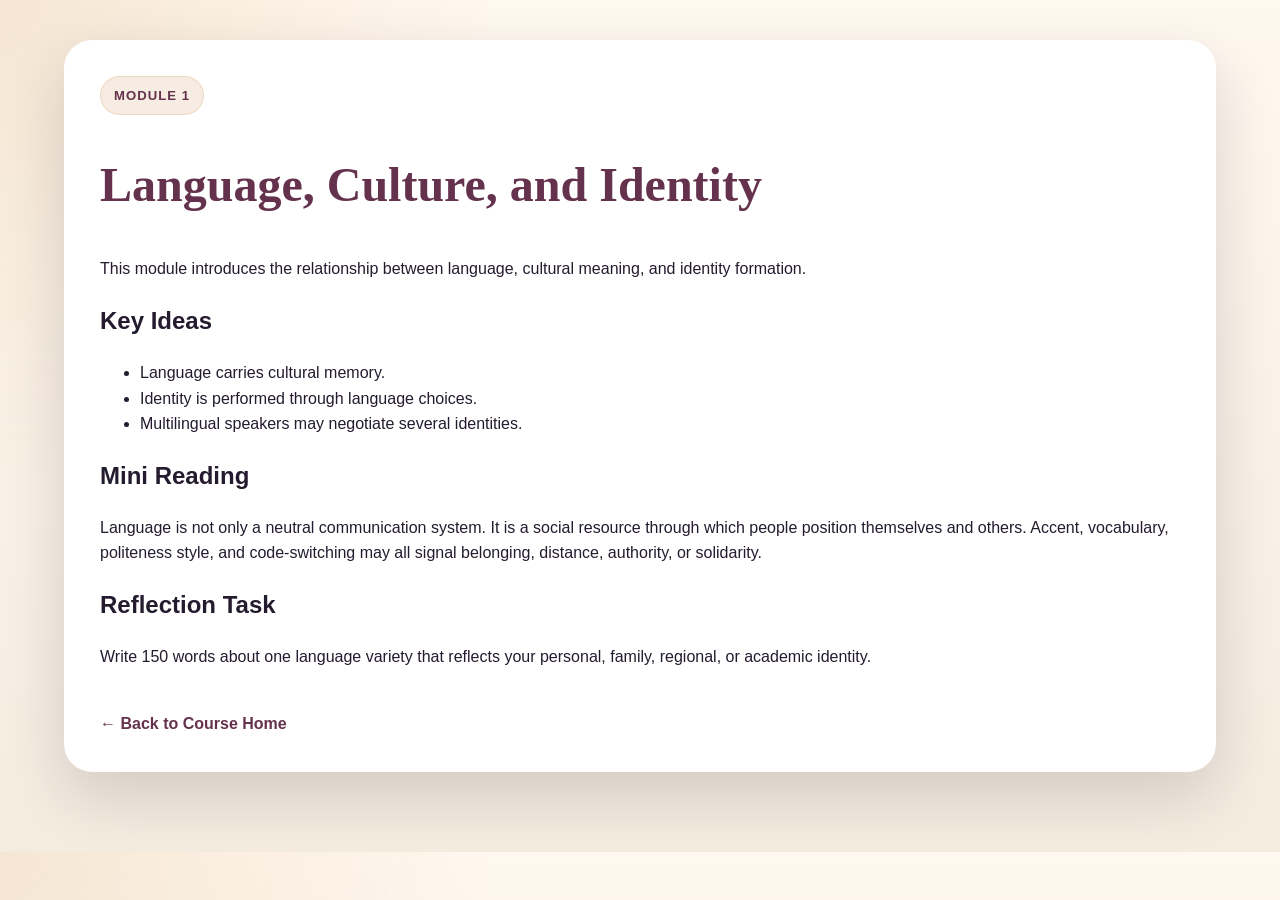
<file: module1.html>
<!DOCTYPE html>
<html lang="en">
<head>
  <meta charset="UTF-8">
  <title>Language, Culture, and Identity</title>
  <link rel="stylesheet" href="../styles.css">
</head>
<body>
  <main class="material-page">
    <div class="content-card">
      <span class="eyebrow dark">Module 1</span>
      <h1>Language, Culture, and Identity</h1>
      <p>This module introduces the relationship between language, cultural meaning, and identity formation.</p>

      <h2>Key Ideas</h2>
      <ul>
        <li>Language carries cultural memory.</li>
        <li>Identity is performed through language choices.</li>
        <li>Multilingual speakers may negotiate several identities.</li>
      </ul>

      <h2>Mini Reading</h2>
      <p>Language is not only a neutral communication system. It is a social resource through which people position themselves and others. Accent, vocabulary, politeness style, and code-switching may all signal belonging, distance, authority, or solidarity.</p>

      <h2>Reflection Task</h2>
      <p>Write 150 words about one language variety that reflects your personal, family, regional, or academic identity.</p>

      <a class="back-link" href="../index.html">← Back to Course Home</a>
    </div>
  </main>
</body>
</html>
</file>
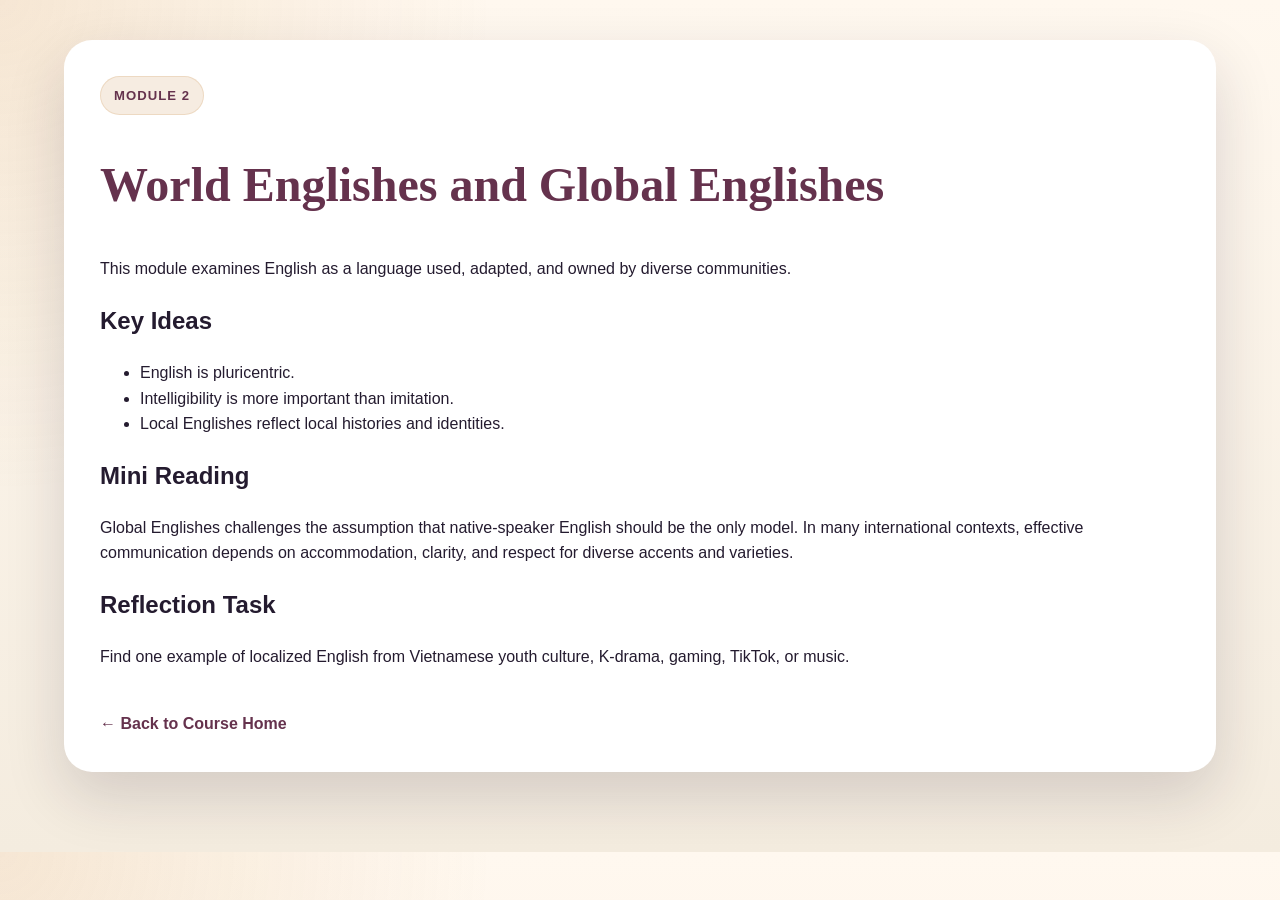
<file: module2.html>
<!DOCTYPE html>
<html lang="en">
<head>
  <meta charset="UTF-8">
  <title>World Englishes and Global Englishes</title>
  <link rel="stylesheet" href="../styles.css">
</head>
<body>
  <main class="material-page">
    <div class="content-card">
      <span class="eyebrow dark">Module 2</span>
      <h1>World Englishes and Global Englishes</h1>
      <p>This module examines English as a language used, adapted, and owned by diverse communities.</p>

      <h2>Key Ideas</h2>
      <ul>
        <li>English is pluricentric.</li>
        <li>Intelligibility is more important than imitation.</li>
        <li>Local Englishes reflect local histories and identities.</li>
      </ul>

      <h2>Mini Reading</h2>
      <p>Global Englishes challenges the assumption that native-speaker English should be the only model. In many international contexts, effective communication depends on accommodation, clarity, and respect for diverse accents and varieties.</p>

      <h2>Reflection Task</h2>
      <p>Find one example of localized English from Vietnamese youth culture, K-drama, gaming, TikTok, or music.</p>

      <a class="back-link" href="../index.html">← Back to Course Home</a>
    </div>
  </main>
</body>
</html>
</file>
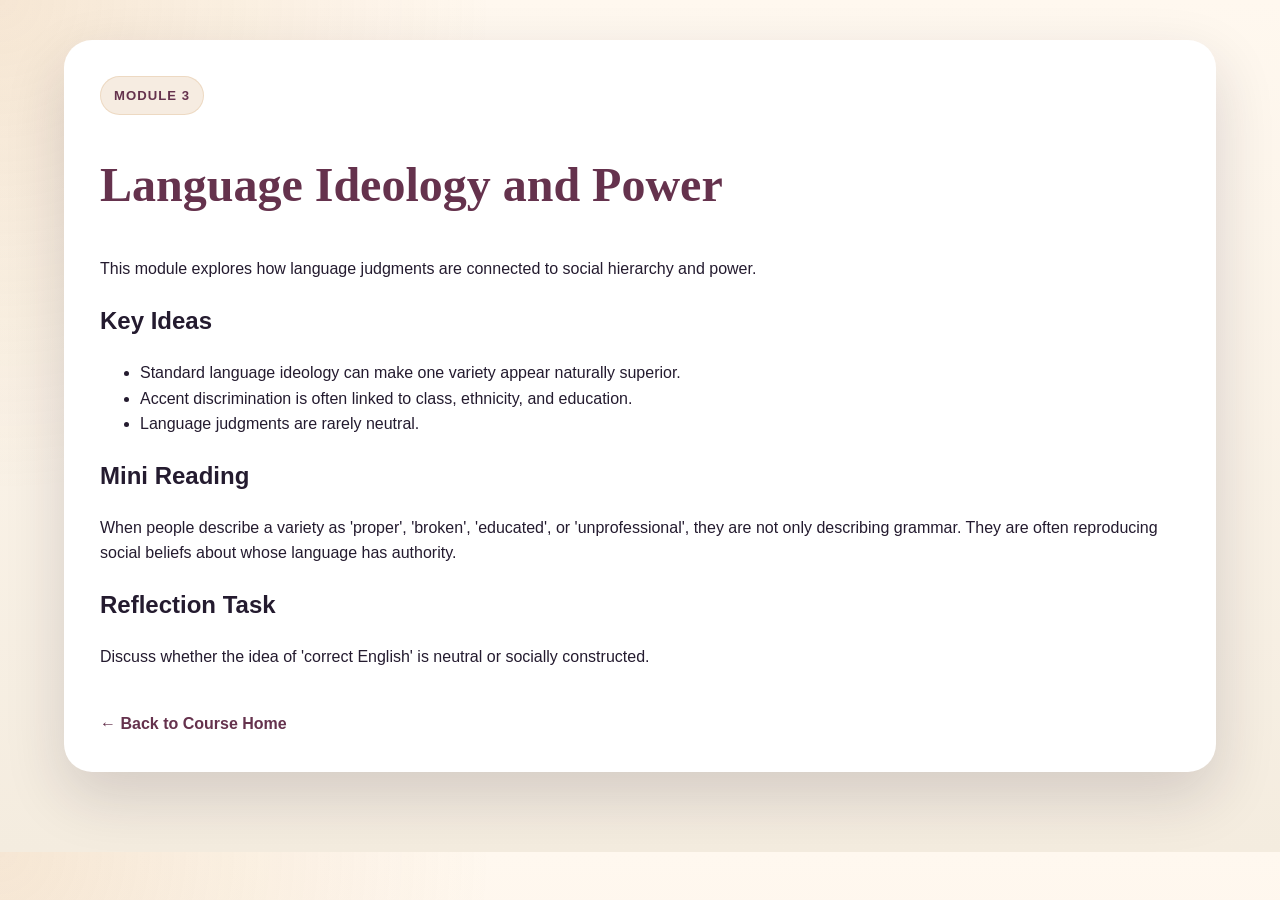
<file: module3.html>
<!DOCTYPE html>
<html lang="en">
<head>
  <meta charset="UTF-8">
  <title>Language Ideology and Power</title>
  <link rel="stylesheet" href="../styles.css">
</head>
<body>
  <main class="material-page">
    <div class="content-card">
      <span class="eyebrow dark">Module 3</span>
      <h1>Language Ideology and Power</h1>
      <p>This module explores how language judgments are connected to social hierarchy and power.</p>

      <h2>Key Ideas</h2>
      <ul>
        <li>Standard language ideology can make one variety appear naturally superior.</li>
        <li>Accent discrimination is often linked to class, ethnicity, and education.</li>
        <li>Language judgments are rarely neutral.</li>
      </ul>

      <h2>Mini Reading</h2>
      <p>When people describe a variety as 'proper', 'broken', 'educated', or 'unprofessional', they are not only describing grammar. They are often reproducing social beliefs about whose language has authority.</p>

      <h2>Reflection Task</h2>
      <p>Discuss whether the idea of 'correct English' is neutral or socially constructed.</p>

      <a class="back-link" href="../index.html">← Back to Course Home</a>
    </div>
  </main>
</body>
</html>
</file>
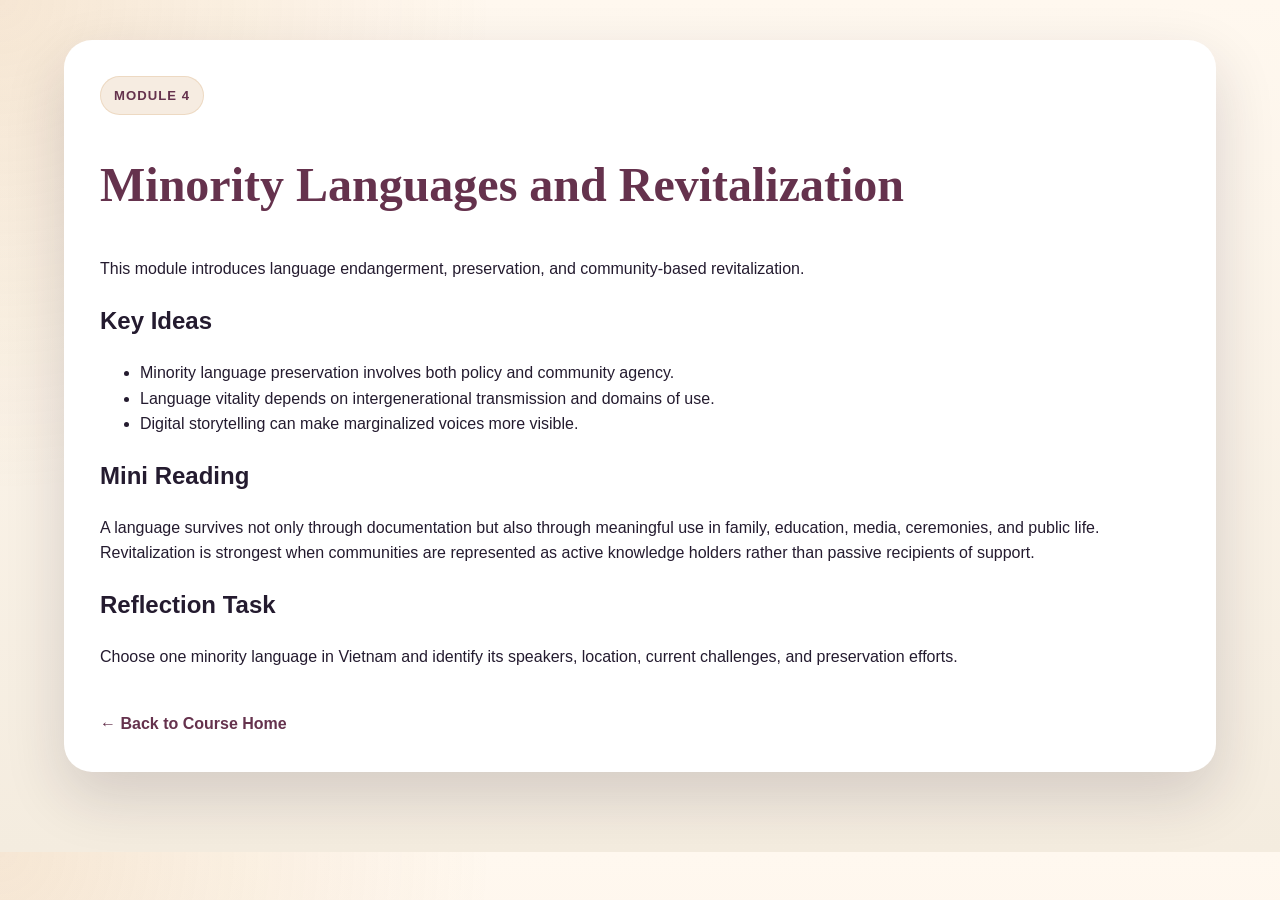
<file: module4.html>
<!DOCTYPE html>
<html lang="en">
<head>
  <meta charset="UTF-8">
  <title>Minority Languages and Revitalization</title>
  <link rel="stylesheet" href="../styles.css">
</head>
<body>
  <main class="material-page">
    <div class="content-card">
      <span class="eyebrow dark">Module 4</span>
      <h1>Minority Languages and Revitalization</h1>
      <p>This module introduces language endangerment, preservation, and community-based revitalization.</p>

      <h2>Key Ideas</h2>
      <ul>
        <li>Minority language preservation involves both policy and community agency.</li>
        <li>Language vitality depends on intergenerational transmission and domains of use.</li>
        <li>Digital storytelling can make marginalized voices more visible.</li>
      </ul>

      <h2>Mini Reading</h2>
      <p>A language survives not only through documentation but also through meaningful use in family, education, media, ceremonies, and public life. Revitalization is strongest when communities are represented as active knowledge holders rather than passive recipients of support.</p>

      <h2>Reflection Task</h2>
      <p>Choose one minority language in Vietnam and identify its speakers, location, current challenges, and preservation efforts.</p>

      <a class="back-link" href="../index.html">← Back to Course Home</a>
    </div>
  </main>
</body>
</html>
</file>
<file: styles.css>
:root {
  --ink: #241b2f;
  --muted: #6d6276;
  --cream: #fff8ef;
  --paper: #ffffff;
  --gold: #c78b45;
  --wine: #65324d;
  --plum: #2b1733;
  --green: #2e7d5b;
  --danger: #9f3434;
  --shadow: 0 24px 60px rgba(36, 27, 47, .16);
}

* {
  box-sizing: border-box;
}

html {
  scroll-behavior: smooth;
}

body {
  margin: 0;
  font-family: Inter, Arial, Helvetica, sans-serif;
  background:
    radial-gradient(circle at top left, rgba(199,139,69,.16), transparent 32%),
    linear-gradient(180deg, #fff8ef 0%, #f4ecdf 100%);
  color: var(--ink);
  line-height: 1.6;
}

a {
  color: inherit;
}

.hero {
  min-height: 720px;
  color: white;
  background:
    linear-gradient(90deg, rgba(20,13,27,.84), rgba(48,26,51,.50)),
    url("assets/hero-pattern.svg") center/cover no-repeat;
  position: relative;
  overflow: hidden;
}

.hero::after {
  content: "";
  position: absolute;
  width: 520px;
  height: 520px;
  right: -120px;
  bottom: -160px;
  background: rgba(255,255,255,.12);
  border-radius: 50%;
  filter: blur(2px);
}

.navbar {
  width: min(1180px, 90%);
  margin: 0 auto;
  padding: 26px 0;
  display: flex;
  justify-content: space-between;
  align-items: center;
  position: relative;
  z-index: 2;
}

.brand {
  display: flex;
  align-items: center;
  gap: 12px;
  font-weight: 800;
  letter-spacing: .3px;
}

.brand-mark {
  display: grid;
  place-items: center;
  width: 42px;
  height: 42px;
  border-radius: 14px;
  background: rgba(255,255,255,.18);
  backdrop-filter: blur(8px);
  border: 1px solid rgba(255,255,255,.30);
}

.nav-links {
  display: flex;
  gap: 22px;
  font-weight: 600;
  font-size: .95rem;
}

.nav-links a {
  color: white;
  text-decoration: none;
  opacity: .9;
}

.nav-links a:hover {
  opacity: 1;
}

.hero-content {
  width: min(980px, 90%);
  margin: 0 auto;
  padding: 110px 0 80px;
  position: relative;
  z-index: 2;
}

.eyebrow {
  display: inline-block;
  padding: 8px 13px;
  border-radius: 999px;
  background: rgba(255,255,255,.16);
  border: 1px solid rgba(255,255,255,.25);
  font-size: .82rem;
  font-weight: 800;
  letter-spacing: .08em;
  text-transform: uppercase;
}

.eyebrow.dark {
  color: var(--wine);
  background: rgba(199,139,69,.16);
  border: 1px solid rgba(199,139,69,.20);
}

.hero h1 {
  font-family: Georgia, "Times New Roman", serif;
  font-size: clamp(2.7rem, 6vw, 5.9rem);
  line-height: .98;
  max-width: 1000px;
  margin: 26px 0 24px;
}

.hero p {
  max-width: 780px;
  font-size: 1.18rem;
  color: rgba(255,255,255,.86);
}

.hero-actions {
  display: flex;
  gap: 14px;
  flex-wrap: wrap;
  margin-top: 34px;
}

.btn, button {
  border: none;
  border-radius: 999px;
  padding: 13px 20px;
  font-weight: 800;
  cursor: pointer;
  text-decoration: none;
  transition: transform .18s ease, box-shadow .18s ease, background .18s ease;
}

button, .btn.primary {
  background: var(--gold);
  color: white;
  box-shadow: 0 10px 30px rgba(199,139,69,.32);
}

button:hover, .btn:hover {
  transform: translateY(-2px);
}

.btn.secondary, .secondary-button {
  background: rgba(255,255,255,.15);
  border: 1px solid rgba(255,255,255,.30);
  color: white;
  box-shadow: none;
}

.secondary-button {
  color: var(--ink);
  background: #efe3d6;
  border: none;
  margin-left: 8px;
}

main {
  width: min(1180px, 90%);
  margin: -80px auto 80px;
  position: relative;
  z-index: 3;
}

.dashboard {
  display: grid;
  grid-template-columns: 2fr 1fr 1fr;
  gap: 18px;
  margin-bottom: 74px;
}

.glass-card, .panel, .quiz-card, .module-card {
  background: rgba(255,255,255,.88);
  border: 1px solid rgba(255,255,255,.78);
  box-shadow: var(--shadow);
  border-radius: 28px;
  backdrop-filter: blur(14px);
}

.profile-card, .stat {
  padding: 28px;
}

.profile-card h2, .stat span {
  margin: 0;
}

.input-row {
  display: flex;
  gap: 10px;
  margin-top: 16px;
}

input[type="text"] {
  width: 100%;
  padding: 14px 16px;
  border-radius: 999px;
  border: 1px solid #ddd0c3;
  outline: none;
  font-size: 1rem;
}

input[type="text"]:focus {
  border-color: var(--gold);
}

.muted {
  color: var(--muted);
}

.stat {
  display: flex;
  flex-direction: column;
  justify-content: center;
  align-items: flex-start;
}

.stat span {
  font-size: 2.3rem;
  font-weight: 900;
  color: var(--wine);
}

.section {
  margin: 70px 0;
}

.section-heading {
  max-width: 760px;
  margin-bottom: 30px;
}

.section-heading h2, .panel h2 {
  font-family: Georgia, "Times New Roman", serif;
  font-size: clamp(2rem, 4vw, 3.3rem);
  line-height: 1.05;
  margin: 18px 0 12px;
}

.module-grid {
  display: grid;
  grid-template-columns: repeat(2, minmax(0, 1fr));
  gap: 24px;
}

.module-card {
  overflow: hidden;
}

.module-image {
  height: 190px;
  background-size: cover;
  background-position: center;
}

.image-1 {
  background:
    linear-gradient(135deg, rgba(43,23,51,.30), rgba(199,139,69,.15)),
    url("https://images.unsplash.com/photo-1524995997946-a1c2e315a42f?auto=format&fit=crop&w=1200&q=80");
}

.image-2 {
  background:
    linear-gradient(135deg, rgba(43,23,51,.38), rgba(199,139,69,.10)),
    url("https://images.unsplash.com/photo-1451187580459-43490279c0fa?auto=format&fit=crop&w=1200&q=80");
}

.image-3 {
  background:
    linear-gradient(135deg, rgba(43,23,51,.38), rgba(199,139,69,.14)),
    url("https://images.unsplash.com/photo-1503676260728-1c00da094a0b?auto=format&fit=crop&w=1200&q=80");
}

.image-4 {
  background:
    linear-gradient(135deg, rgba(43,23,51,.38), rgba(199,139,69,.14)),
    url("https://images.unsplash.com/photo-1516321318423-f06f85e504b3?auto=format&fit=crop&w=1200&q=80");
}

.module-body {
  padding: 26px;
}

.tag {
  display: inline-block;
  color: var(--wine);
  font-size: .8rem;
  text-transform: uppercase;
  letter-spacing: .08em;
  font-weight: 900;
}

.module-card h3 {
  margin: 10px 0 8px;
  font-size: 1.55rem;
}

.video-box {
  position: relative;
  margin: 20px 0;
  width: 100%;
  aspect-ratio: 16 / 9;
  background: #1b1320;
  border-radius: 20px;
  overflow: hidden;
}

.video-box iframe {
  width: 100%;
  height: 100%;
  border: none;
}

.video-box.placeholder {
  display: grid;
  place-items: center;
  color: white;
  padding: 20px;
  text-align: center;
  background:
    linear-gradient(135deg, rgba(43,23,51,.94), rgba(101,50,77,.88)),
    repeating-linear-gradient(45deg, rgba(255,255,255,.10) 0 2px, transparent 2px 12px);
}

.video-box.placeholder p {
  margin: 6px 0 0;
  color: rgba(255,255,255,.76);
}

.text-link {
  display: inline-block;
  margin: 0 12px 8px 0;
  color: var(--wine);
  font-weight: 900;
  text-decoration: none;
}

.two-column {
  display: grid;
  grid-template-columns: 1fr 1fr;
  gap: 24px;
}

.panel {
  padding: 34px;
}

.resource-list {
  list-style: none;
  padding: 0;
  margin: 22px 0 0;
}

.resource-list li {
  border-bottom: 1px solid #eadfD4;
}

.resource-list a {
  display: block;
  padding: 15px 0;
  color: var(--ink);
  text-decoration: none;
  font-weight: 800;
}

.resource-list a:hover {
  color: var(--wine);
}

.progress-bar {
  height: 14px;
  background: #eee2d5;
  border-radius: 999px;
  overflow: hidden;
  margin: 22px 0 14px;
}

#progressFill {
  height: 100%;
  width: 0%;
  background: linear-gradient(90deg, var(--gold), var(--wine));
  border-radius: inherit;
  transition: width .3s ease;
}

.danger {
  background: var(--danger);
}

.quiz-card {
  padding: 32px;
}

.question {
  padding: 22px;
  border-radius: 20px;
  background: #fffaf3;
  margin-bottom: 18px;
  border: 1px solid #efe1d2;
}

.question p {
  margin-top: 0;
}

.question label {
  display: block;
  margin: 10px 0;
  cursor: pointer;
}

.question input {
  margin-right: 8px;
}

.result-box {
  margin-top: 20px;
  padding: 22px;
  border-radius: 20px;
  font-weight: 800;
}

.result-box.pass {
  background: rgba(46,125,91,.12);
  color: var(--green);
  border: 1px solid rgba(46,125,91,.25);
}

.result-box.fail {
  background: rgba(159,52,52,.10);
  color: var(--danger);
  border: 1px solid rgba(159,52,52,.20);
}

.hidden {
  display: none;
}

.certificate {
  margin-top: 28px;
  background: #fffdf8;
  border-radius: 28px;
  padding: 18px;
  box-shadow: var(--shadow);
}

.cert-border {
  min-height: 520px;
  text-align: center;
  padding: 55px 40px;
  border: 8px double var(--gold);
  border-radius: 20px;
  background:
    radial-gradient(circle at top, rgba(199,139,69,.15), transparent 35%),
    #fffdf8;
}

.cert-small {
  text-transform: uppercase;
  letter-spacing: .18em;
  color: var(--wine);
  font-weight: 900;
}

.certificate h1 {
  font-family: Georgia, "Times New Roman", serif;
  font-size: clamp(2.2rem, 5vw, 4rem);
  color: var(--wine);
  margin: 18px 0;
}

.certificate h2 {
  font-size: clamp(1.8rem, 4vw, 3rem);
  margin: 16px 0;
  color: var(--ink);
}

.cert-meta {
  margin: 32px auto;
  display: flex;
  justify-content: center;
  gap: 30px;
  font-weight: 900;
  color: var(--wine);
}

.signature-row {
  display: flex;
  justify-content: space-around;
  gap: 30px;
  margin-top: 54px;
}

.signature-line {
  display: block;
  width: 220px;
  border-top: 1px solid var(--ink);
}

footer {
  padding: 30px;
  text-align: center;
  color: #f8efe6;
  background: var(--plum);
}

.material-page {
  margin-top: 40px;
}

.material-page h1 {
  font-family: Georgia, "Times New Roman", serif;
  font-size: 3rem;
  color: var(--wine);
}

.material-page .content-card {
  background: white;
  padding: 36px;
  border-radius: 28px;
  box-shadow: var(--shadow);
}

.back-link {
  display: inline-block;
  margin-top: 25px;
  font-weight: 900;
  color: var(--wine);
  text-decoration: none;
}

@media (max-width: 900px) {
  .dashboard, .module-grid, .two-column {
    grid-template-columns: 1fr;
  }

  .nav-links {
    display: none;
  }

  main {
    margin-top: -40px;
  }

  .input-row {
    flex-direction: column;
  }
}

@media print {
  body * {
    visibility: hidden;
  }

  #certificateBox, #certificateBox * {
    visibility: visible;
  }

  #certificateBox {
    display: block !important;
    position: absolute;
    left: 0;
    top: 0;
    width: 100%;
    box-shadow: none;
  }

  .cert-border {
    min-height: 95vh;
  }
}
</file>
